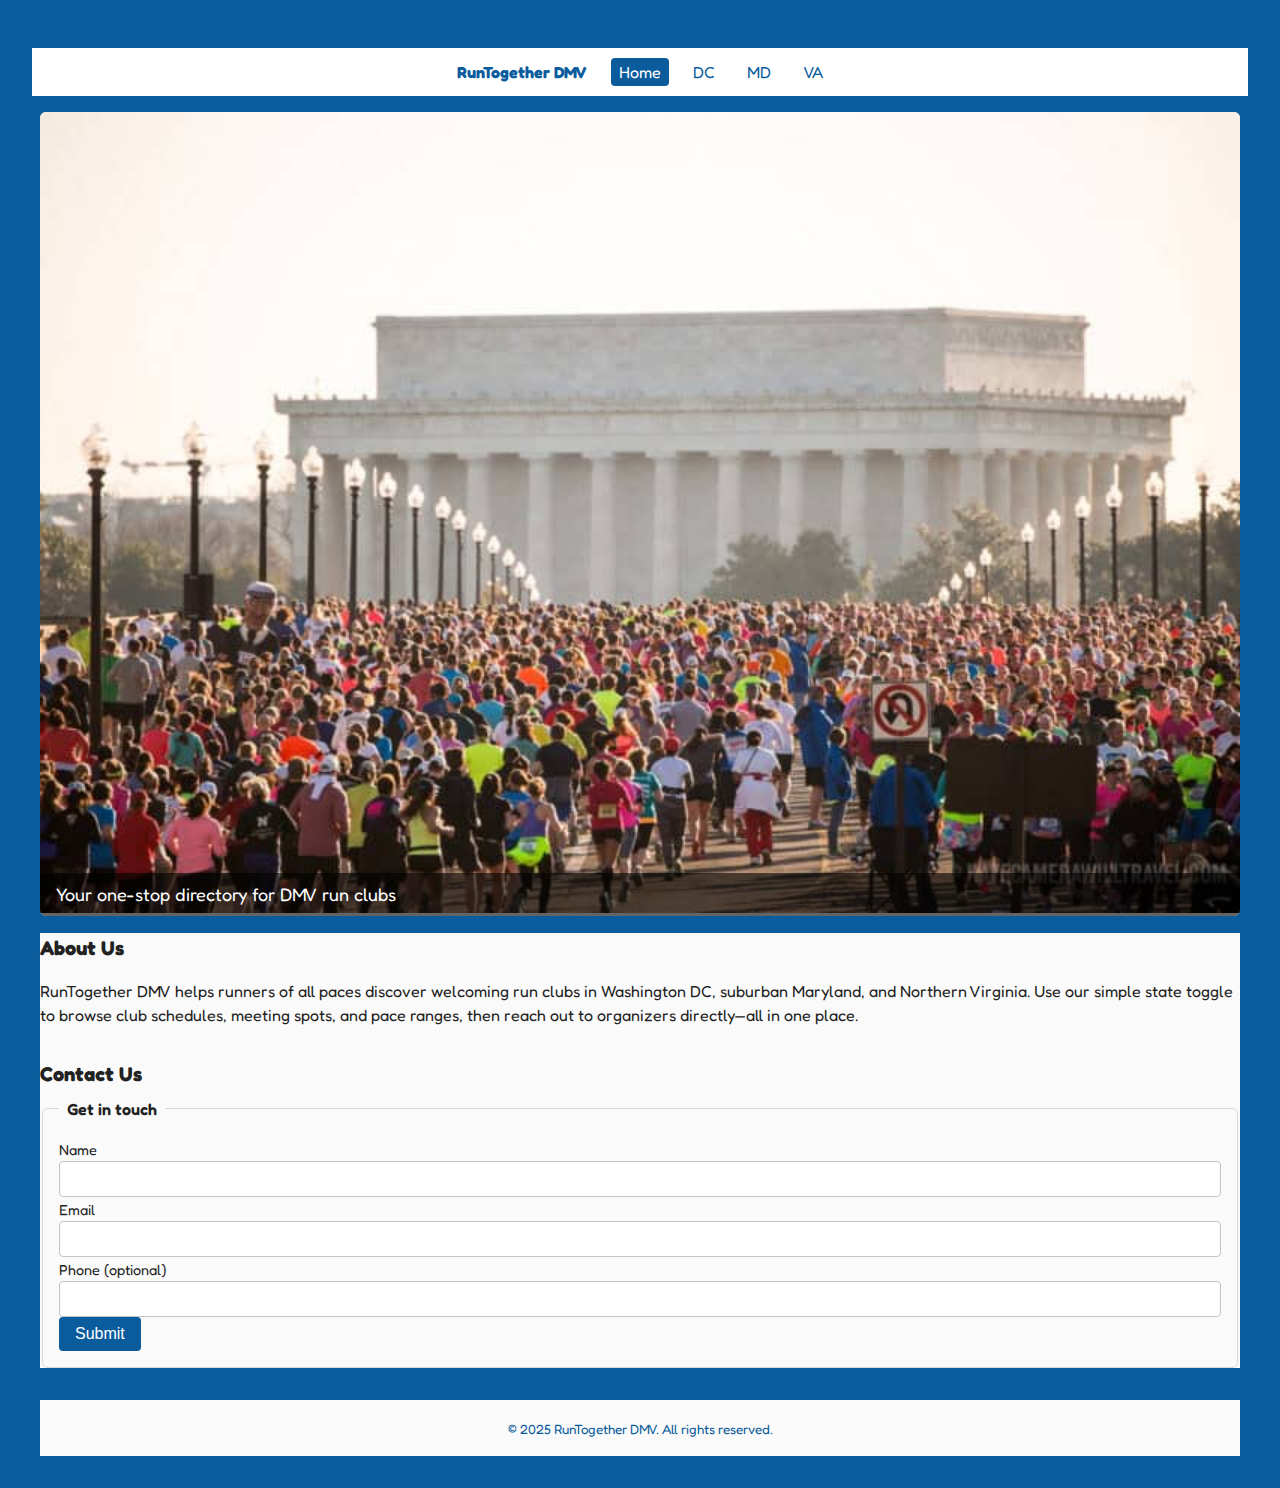
<file: index.html>
<!DOCTYPE html>
<html lang="en">
<head>
  <meta charset="UTF-8">
  <meta name="viewport" content="width=device-width, initial-scale=1.0">
  <title>RunTogether DMV</title>
  <link href="https://fonts.googleapis.com/css2?family=Fredoka+One&display=swap" rel="stylesheet">
  <link rel="stylesheet" href="styles.css">
  <script src="form.js"></script>
</head>
<body>

  <header>
    <nav aria-label="Primary">
      <ul class="nav-list">
        <li><a href="index.html" class="brand">RunTogether DMV</a></li>
        <li><a href="index.html" aria-current="page">Home</a></li>
        <li><a href="dc.html">DC</a></li>
        <li><a href="md.html">MD</a></li>
        <li><a href="va.html">VA</a></li>
      </ul>
    </nav>
  </header>

  <!-- Hero / title banner -->
  <figure class="hero">
    <img src="memorial_bridge.jpg" alt="Runners crossing the Arlington Memorial Bridge at sunrise">
    <figcaption>Your one-stop directory for DMV run clubs</figcaption>
  </figure>

  <main>

    <!-- About section -->
    <section id="about">
      <h2>About Us</h2>
      <p>
        RunTogether DMV helps runners of all paces discover welcoming run clubs in
        Washington DC, suburban Maryland, and Northern Virginia. Use our simple
        state toggle to browse club schedules, meeting spots, and pace ranges,
        then reach out to organizers directly—all in one place.
      </p>
    </section>

    <!-- Contact section -->
    <section id="contact">
        <h2>Contact Us</h2>
        <form id="contactForm" action="#" method="post">
          <fieldset>
            <legend>Get in touch</legend>
      
            <label for="name">Name</label>
            <input type="text" id="name" name="name" required>
      
            <label for="email">Email</label>
            <input type="email" id="email" name="email" required>
      
            <label for="phone">Phone&nbsp;(optional)</label>
            <input type="tel" id="phone" name="phone" pattern="[0-9\-+\s()]{7,}">
      
            <button type="submit">Submit</button>
          </fieldset>
        </form>
      </section>

  </main>

  <footer>
    <small>&copy; 2025 RunTogether DMV. All rights reserved.</small>
  </footer>

</body>
</html>
</file>
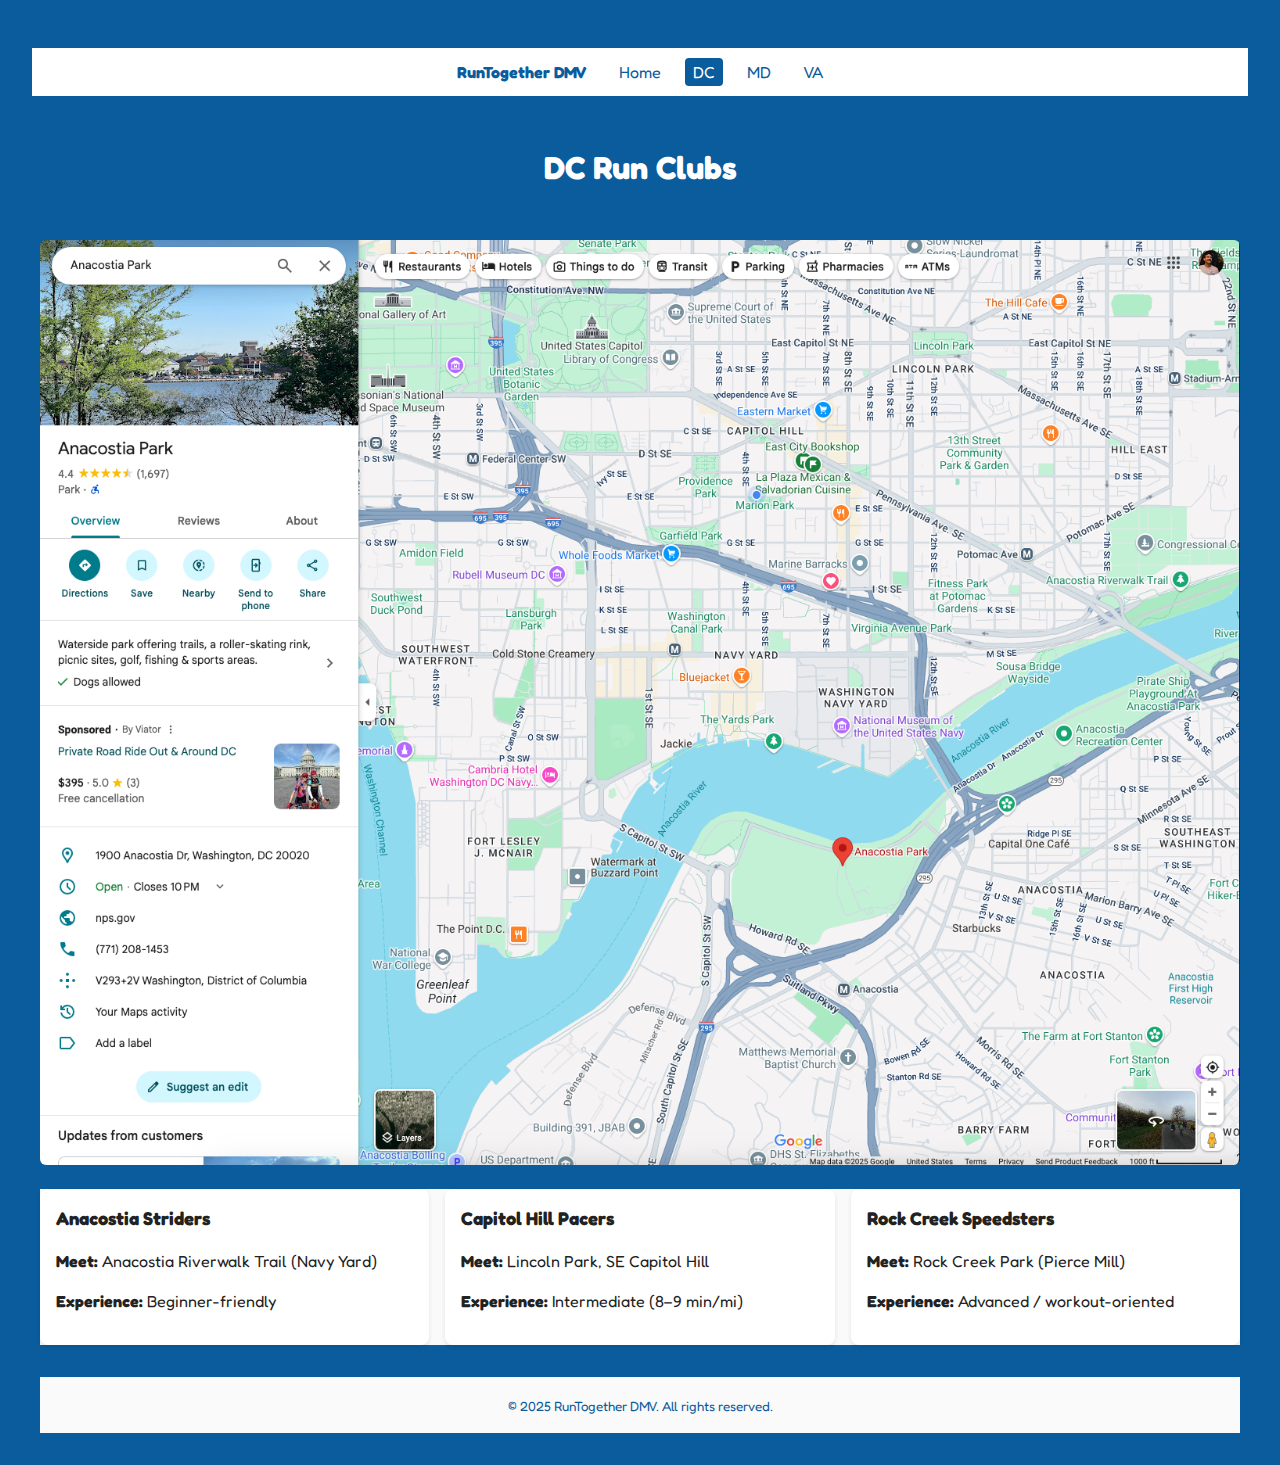
<file: dc.html>
<!DOCTYPE html>
<html lang="en">
<head>
  <meta charset="UTF-8">
  <meta name="viewport" content="width=device-width, initial-scale=1.0">
  <title>RunTogether DMV · DC Clubs</title>

  
  <link href="https://fonts.googleapis.com/css2?family=Fredoka+One&display=swap" rel="stylesheet">
  <link rel="stylesheet" href="styles.css">
  <script src="form.js" defer></script>
</head>
<body>

  <header>
    <nav aria-label="Primary">
      <ul class="nav-list">
        <li><a href="index.html" class="brand">RunTogether DMV</a></li>
        <li><a href="index.html">Home</a></li>
        <li><a href="dc.html" aria-current="page">DC</a></li>
        <li><a href="md.html">MD</a></li>
        <li><a href="va.html">VA</a></li>
      </ul>
    </nav>
  </header>

  <section class="state-banner">
    <h1>DC Run Clubs</h1>
  </section>

  <figure class="state-image">
    <img src="dc_map.png" alt="DC run-club banner">
  </figure>

  <main>
    <!-- Run-club cards -->
    <section class="run-clubs" aria-label="DC run clubs">
      <article class="run-card">
        <h2>Anacostia Striders</h2>
        <p><strong>Meet:</strong> Anacostia Riverwalk Trail (Navy Yard)</p>
        <p><strong>Experience:</strong> Beginner-friendly</p>
      </article>

      <article class="run-card">
        <h2>Capitol Hill Pacers</h2>
        <p><strong>Meet:</strong> Lincoln Park, SE Capitol Hill</p>
        <p><strong>Experience:</strong> Intermediate (8–9 min/mi)</p>
      </article>

      <article class="run-card">
        <h2>Rock Creek Speedsters</h2>
        <p><strong>Meet:</strong> Rock Creek Park (Pierce Mill)</p>
        <p><strong>Experience:</strong> Advanced / workout-oriented</p>
      </article>
    </section>
  </main>

  <footer>
    <small>&copy; 2025 RunTogether DMV. All rights reserved.</small>
  </footer>

</body>
</html>
</file>
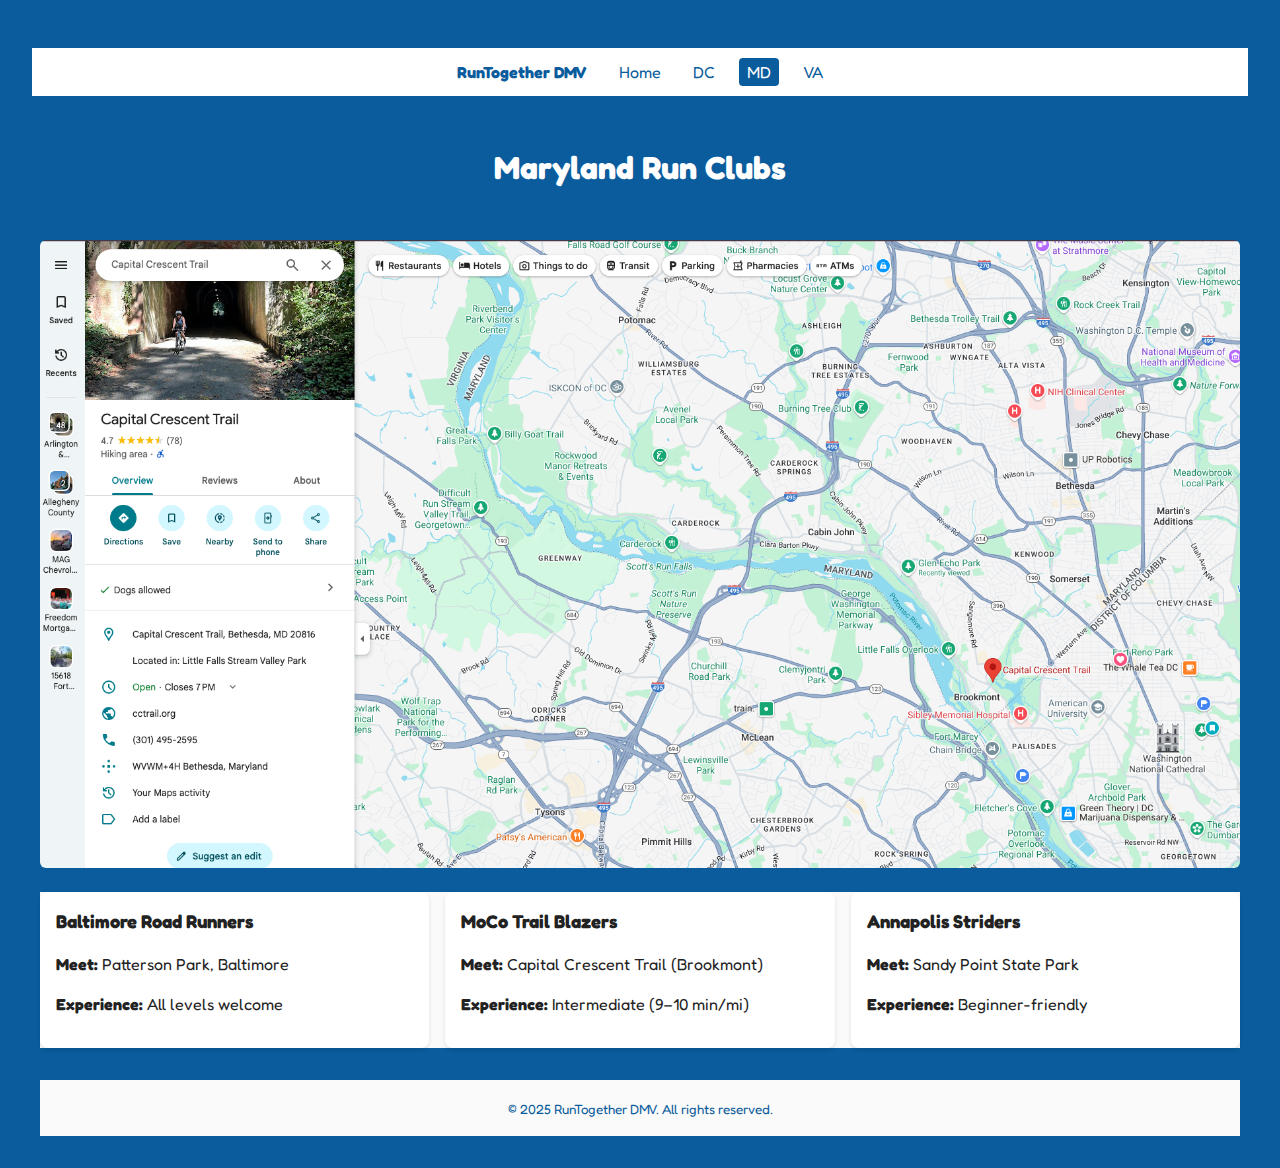
<file: md.html>
<!DOCTYPE html>
<html lang="en">
<head>
  <meta charset="UTF-8">
  <meta name="viewport" content="width=device-width, initial-scale=1.0">
  <title>RunTogether DMV · Maryland Clubs</title>
  
  <link href="https://fonts.googleapis.com/css2?family=Fredoka+One&display=swap" rel="stylesheet">
  <link rel="stylesheet" href="styles.css">
  <script src="form.js" defer></script>
</head>
<body>

  <header>
    <nav aria-label="Primary">
      <ul class="nav-list">
        <li><a href="index.html" class="brand">RunTogether DMV</a></li>
        <li><a href="index.html">Home</a></li>
        <li><a href="dc.html">DC</a></li>
        <li><a href="md.html" aria-current="page">MD</a></li>
        <li><a href="va.html">VA</a></li>
      </ul>
    </nav>
  </header>

  <section class="state-banner">
    <h1>Maryland Run Clubs</h1>
  </section>

  <figure class="state-image">
    <img src="md_map.png" alt="Maryland run-club banner">
  </figure>

  <main>
    <section class="run-clubs" aria-label="Maryland run clubs">
      <article class="run-card">
        <h2>Baltimore Road Runners</h2>
        <p><strong>Meet:</strong> Patterson Park, Baltimore</p>
        <p><strong>Experience:</strong> All levels welcome</p>
      </article>

      <article class="run-card">
        <h2>MoCo Trail Blazers</h2>
        <p><strong>Meet:</strong> Capital Crescent Trail (Brookmont)</p>
        <p><strong>Experience:</strong> Intermediate (9–10 min/mi)</p>
      </article>

      <article class="run-card">
        <h2>Annapolis Striders</h2>
        <p><strong>Meet:</strong> Sandy Point State Park</p>
        <p><strong>Experience:</strong> Beginner-friendly</p>
      </article>
    </section>
  </main>

  <footer>
    <small>&copy; 2025 RunTogether DMV. All rights reserved.</small>
  </footer>

</body>
</html>
</file>
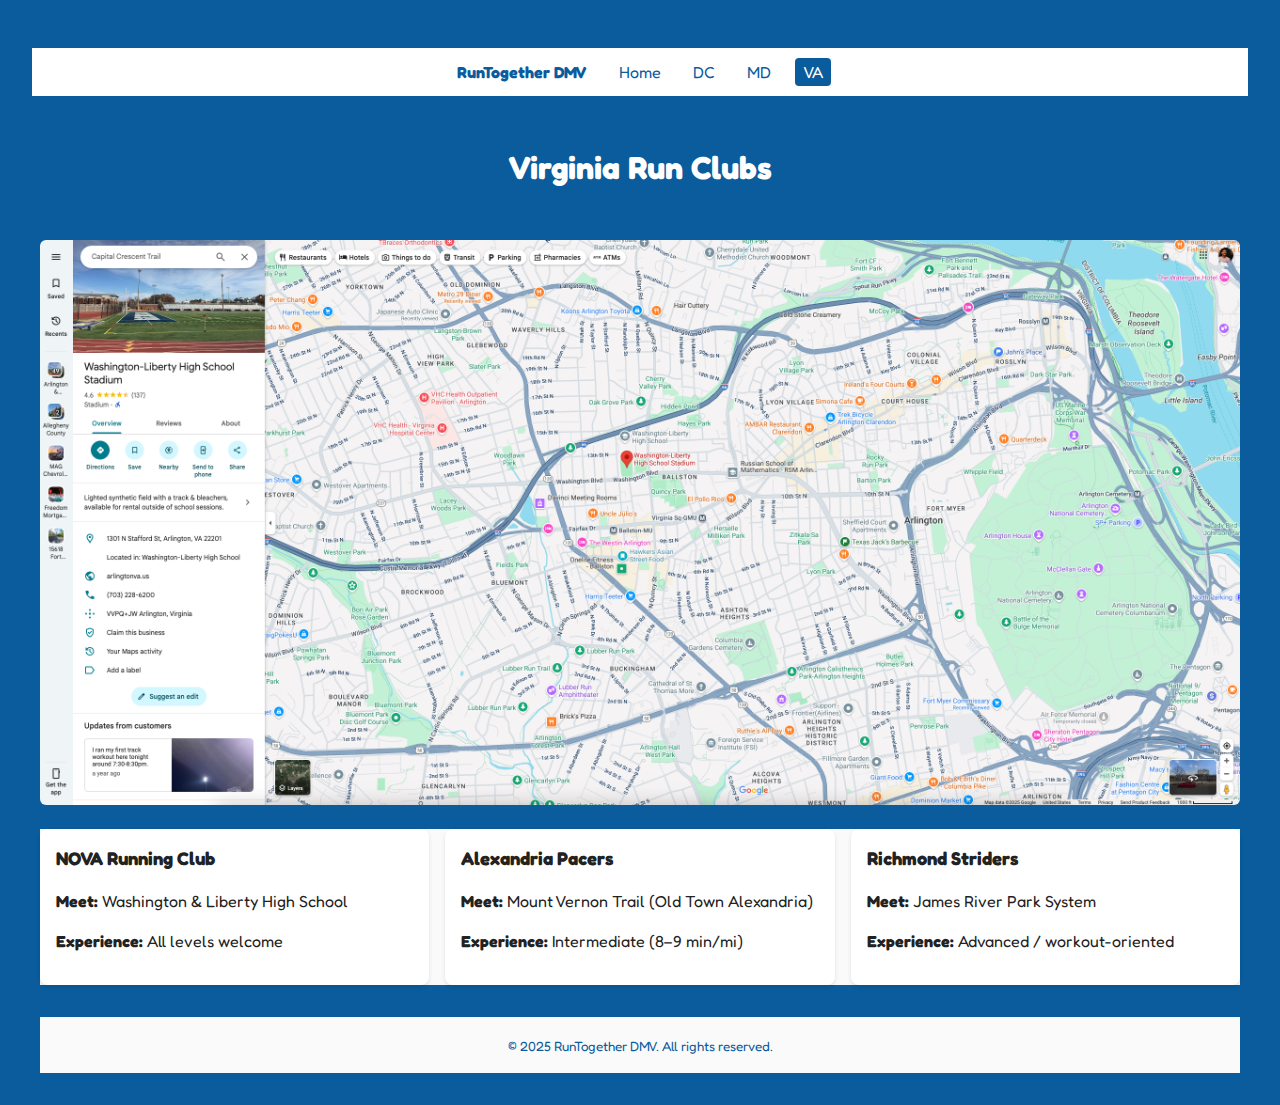
<file: va.html>
<!DOCTYPE html>
<html lang="en">
<head>
  <meta charset="UTF-8">
  <meta name="viewport" content="width=device-width, initial-scale=1.0">
  <title>RunTogether DMV · Virginia Clubs</title>
  
  <link href="https://fonts.googleapis.com/css2?family=Fredoka+One&display=swap" rel="stylesheet">
  <link rel="stylesheet" href="styles.css">
  <script src="form.js" defer></script>
</head>
<body>

  <header>
    <nav aria-label="Primary">
      <ul class="nav-list">
        <li><a href="index.html" class="brand">RunTogether DMV</a></li>
        <li><a href="index.html">Home</a></li>
        <li><a href="dc.html">DC</a></li>
        <li><a href="md.html">MD</a></li>
        <li><a href="va.html" aria-current="page">VA</a></li>
      </ul>
    </nav>
  </header>

  <section class="state-banner">
    <h1>Virginia Run Clubs</h1>
  </section>

  <figure class="state-image">
    <img src="va_map.png" alt="Virginia run-club banner">
  </figure>

  <main>
    <section class="run-clubs" aria-label="Virginia run clubs">
      <article class="run-card">
        <h2>NOVA Running Club</h2>
        <p><strong>Meet:</strong> Washington & Liberty High School</p>
        <p><strong>Experience:</strong> All levels welcome</p>
      </article>

      <article class="run-card">
        <h2>Alexandria Pacers</h2>
        <p><strong>Meet:</strong> Mount Vernon Trail (Old Town Alexandria)</p>
        <p><strong>Experience:</strong> Intermediate (8–9 min/mi)</p>
      </article>

      <article class="run-card">
        <h2>Richmond Striders</h2>
        <p><strong>Meet:</strong> James River Park System</p>
        <p><strong>Experience:</strong> Advanced / workout-oriented</p>
      </article>
    </section>
  </main>

  <footer>
    <small>&copy; 2025 RunTogether DMV. All rights reserved.</small>
  </footer>

</body>
</html>
</file>
<file: styles.css>
*,
*::before,
*::after {
  box-sizing: border-box;
}

body {
  margin: 0;
  line-height: 1.5;
  color: #222;
  background: hsl(0, 0%, 98%);
  padding: 1rem;
  background-color: #0a5c9d; 
  font-family: 'Fredoka One', system-ui, -apple-system, BlinkMacSystemFont, "Segoe UI", Roboto, sans-serif;
}

.container {
    max-width: 840px;             
    margin: 0 auto;              
    background-color: #fafafa;    
    padding: 1rem;              
    box-shadow: 0 0 0 1px rgba(0,0,0,0.1); 
  }

header {
    position: sticky;
    top: 0;
    width: 100%;
    background: #fff;
    z-index: 100;
}

.nav-list {
  display: flex;
  gap: 0.5rem;
  overflow-x: auto;
  padding: 0.75rem 0;
  list-style: none;
  align-items: center;
}

.nav-list a {
  flex-shrink: 0;
  text-decoration: none;
  color: #0a5c9d;
  padding: 0.25rem 0.5rem;
  border-radius: 4px;
}

.nav-list a[aria-current="page"],
.nav-list a:hover {
  background: #0a5c9d;
  color: #fff;
}

.brand {
  font-weight: 700;
  margin-right: auto;
  pointer-events: none;
  color: #222;
}


figure.hero, main, footer {
  max-width: 840px;             
  margin: 0 auto;               
  background-color: #fafafa;   
}

figure.hero img {
    width: 100%;                  
    height: auto;                
    object-fit: cover;
    display: block;
}

.hero {
  margin: 1rem 0;
  overflow: hidden;
  border-radius: 6px;
}

.hero img {
  width: 100%;
  height: 180px;
  object-fit: cover;
  display: block;
}

.hero figcaption {
  position: relative;
  margin-top: -2.5rem;
  padding: 0.5rem 1rem;
  background: rgba(0,0,0,0.6);
  color: #fff;
  border-radius: 4px 4px 0 0;
  font-size: 1rem;
}

/* MAIN CONTENT – stacked, full width */
main {
  width: 100%;
}

section {
  margin-bottom: 2rem;
}

h2 {
  font-size: 1.25rem;
  margin-bottom: 0.5rem;
}


form {
  display: grid;
  gap: 1rem;
}

fieldset {
  border: 1px solid #d9d9d9;
  padding: 1rem;
  border-radius: 6px;
}

legend {
  font-weight: 600;
  padding: 0 0.5rem;
}

label {
  font-size: 0.9rem;
}

input, button {
  font-size: 1rem;
}

input {
  width: 100%;
  padding: 0.5rem;
  border: 1px solid #c4c4c4;
  border-radius: 4px;
}

button {
  width: max-content;
  padding: 0.5rem 1rem;
  background: #0a5c9d;
  color: #fff;
  border: none;
  border-radius: 4px;
  cursor: pointer;
}

button:hover {
  background: #084a7b;
}

footer {
    text-align: center;
    font-size: 1rem;             
    color: #0a5c9d;              
    margin-top: 2rem;
    background: #fafafa;          
    padding: 1rem 0;   
}


@media (min-width: 600px) {
  body {
    padding: 2rem;
  }

  .hero img {
    height: 260px;
  }

  .hero figcaption {
    font-size: 1.125rem;
  }

  main {
    max-width: 800px;
    margin: 0 auto;
  }

  .nav-list {
    justify-content: center;
    gap: 1rem;
  }
}

@media (min-width: 900px) {
    
    figure.hero, main, footer {
      max-width: 1200px;   
      margin: 0 auto;      
    }
   
    figure.hero img {
      width: 100%;
      height: auto;        
    }
  }

  .state-banner {
    max-width: 840px;
    margin: 1rem auto;
    background: #0a5c9d;
    color: #fff;
    text-align: center;
    padding: 2rem 1rem;
    border-radius: 6px;
  }
  .state-banner h1 {
    margin: 0;
    font-size: 2rem;
  }


.site-banner {
  max-width: 840px;
  margin: 1rem auto;         
  padding: 2rem 1rem;
  background: #0a5c9d;
  color: #fff;
  text-align: center;
  border-radius: 6px;
  display: flex;
  flex-direction: column;
  align-items: center;
  justify-content: center;
}

  .state-image {
    max-width: 840px;
    margin: 0 auto 1.5rem;
    border-radius: 6px;
    overflow: hidden;
  }
  .state-image img {
    display: block;
    width: 100%;
    height: auto;
    object-fit: cover;
  }
  
 
  .run-clubs {
    display: grid;
    gap: 1rem;
  }
  .run-card {
    background: #fff;               
    border-radius: 8px;            
    padding: 1rem;
    box-shadow: 0 2px 4px rgba(0,0,0,0.1);
    transition: transform 0.2s ease, box-shadow 0.2s ease, background-color 0.2s ease;           
  }

  .run-card:hover {
    transform: translateY(-5px) scale(1.02);
    box-shadow: 0 8px 16px rgba(0,0,0,0.2);
    background-color: #f9f9f9;     
  }

  .run-card h2 {
    margin-top: 0;
    font-size: 1.15rem;
  }
  
  @media (min-width: 600px) {
    .run-clubs {
      grid-template-columns: repeat(auto-fit, minmax(260px, 1fr));
    }
  }
  
  @media (min-width: 900px) {
    .state-banner,
    .state-image,
    main,
    footer {
      max-width: 1200px;
    }
  }
</file>
